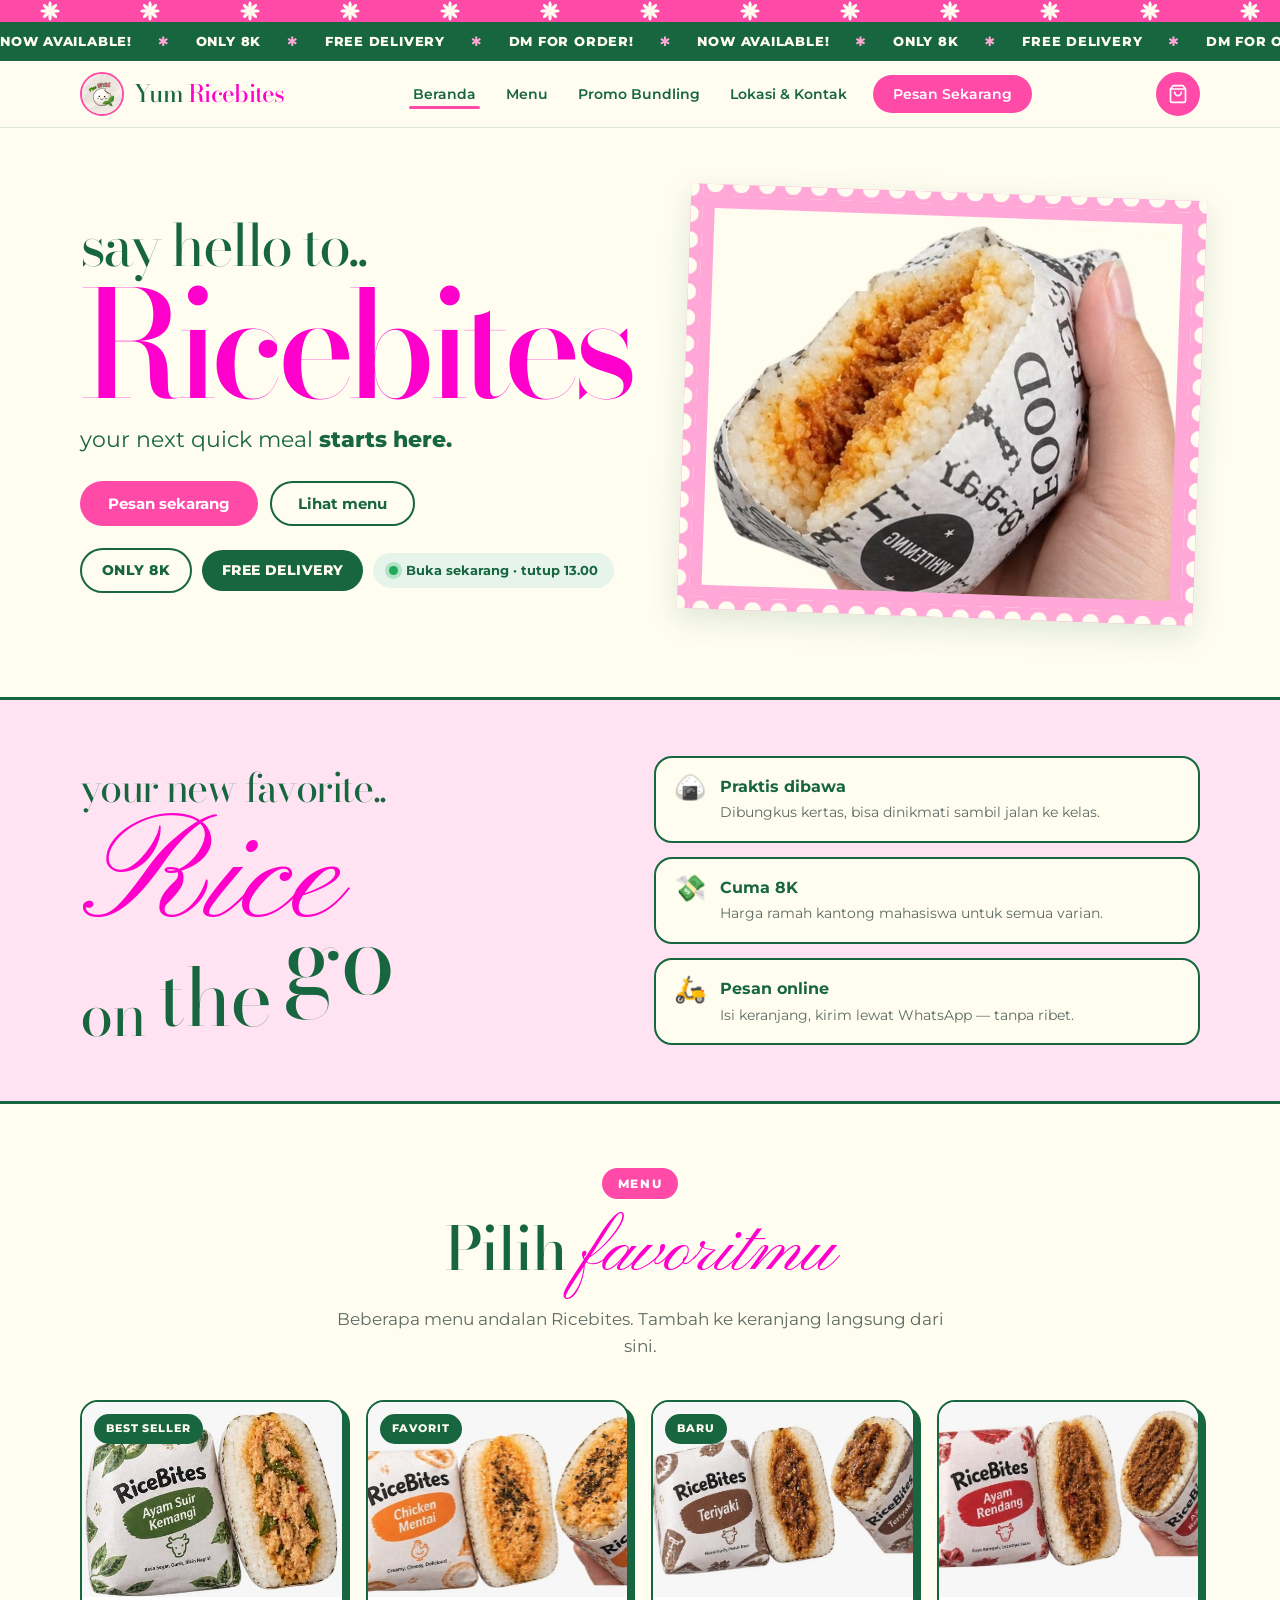
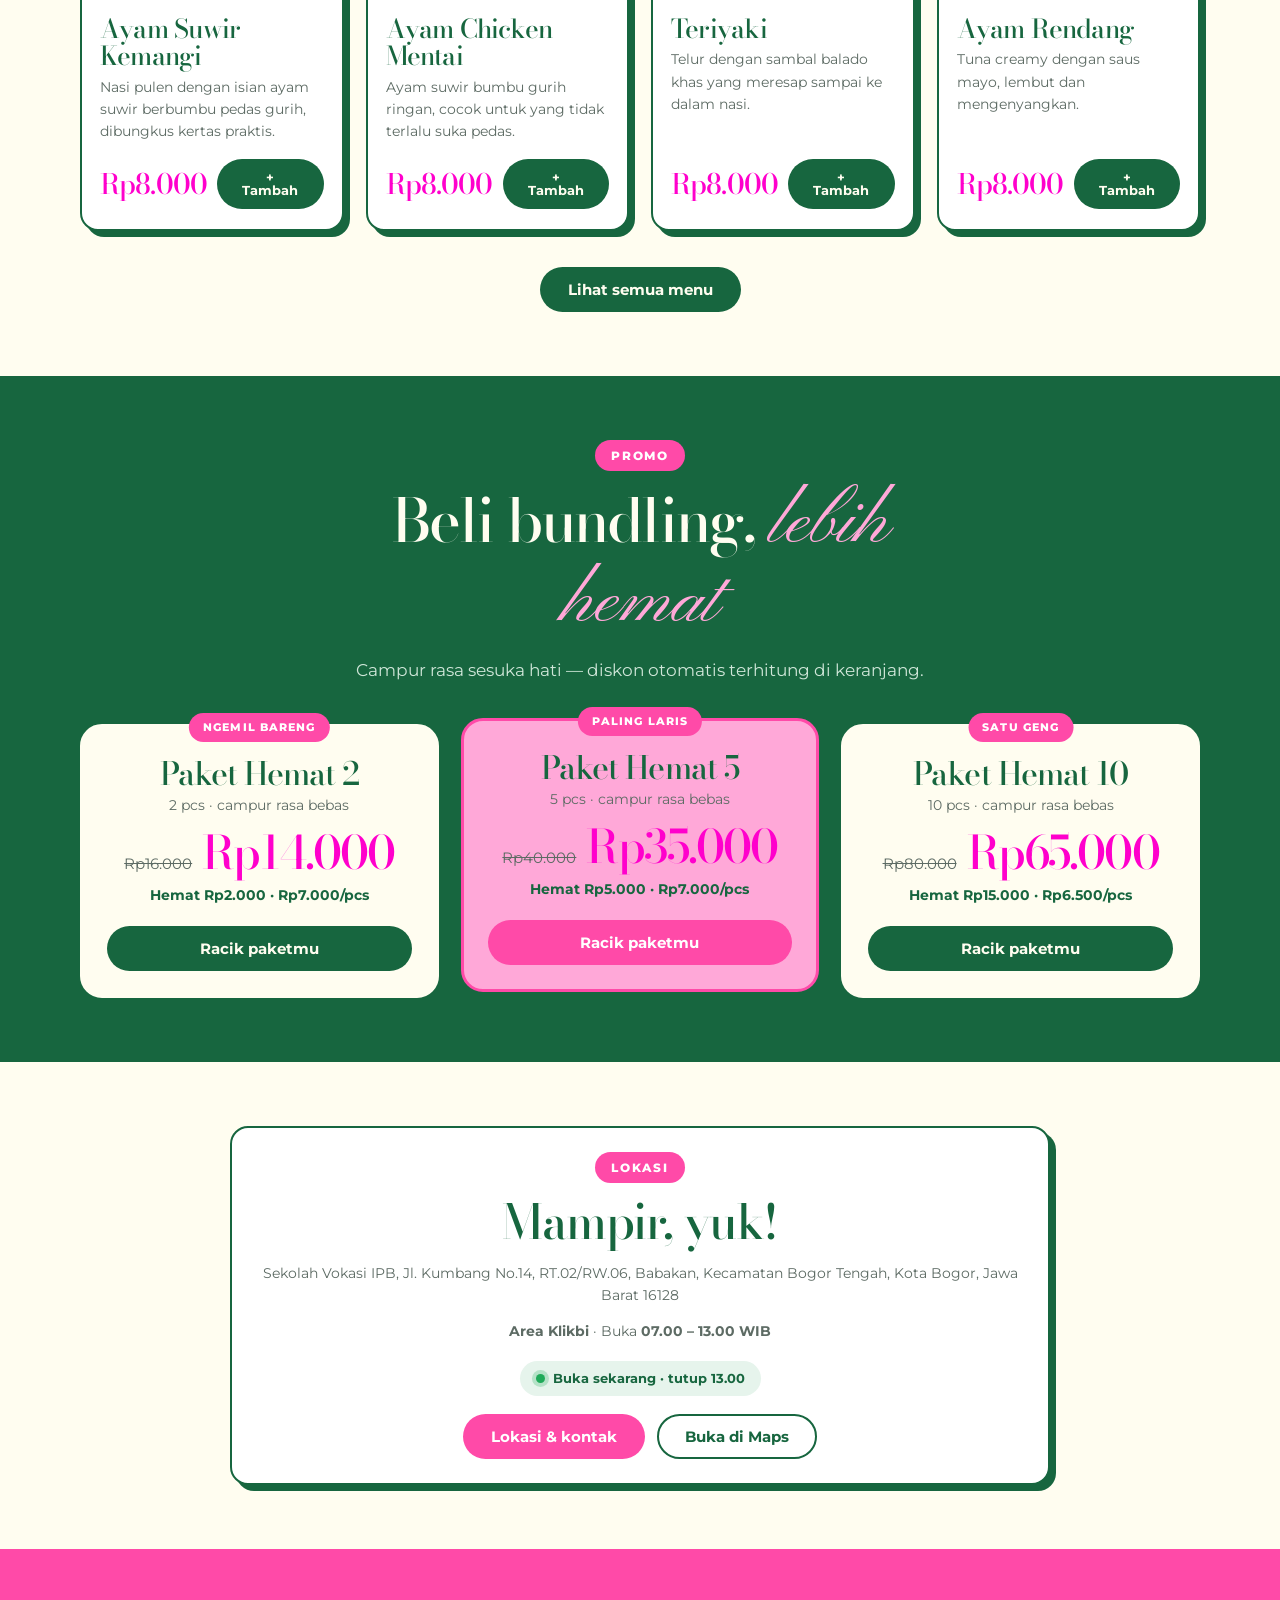
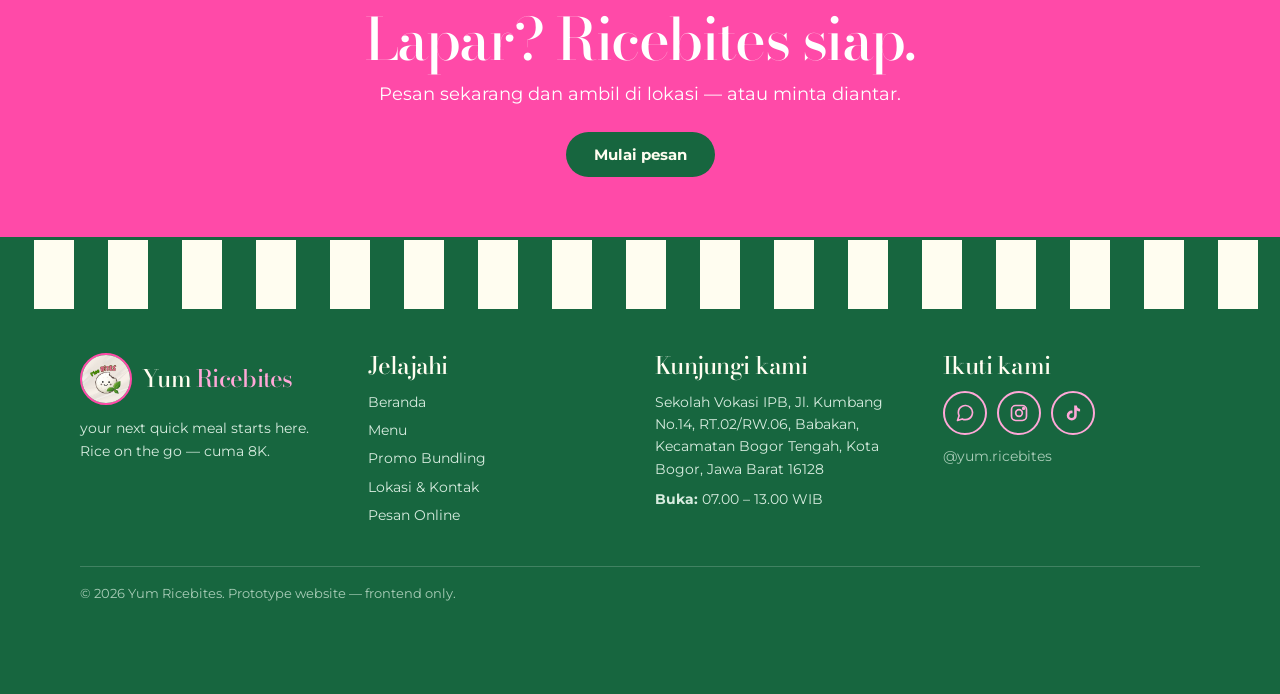
<file: index.html>
<!doctype html>
<html lang="id">
  <head>
    <meta charset="utf-8" />
    <meta name="viewport" content="width=device-width, initial-scale=1" />
    <title>Yum Ricebites — Rice on the go, cuma 8K | Sekolah Vokasi IPB Bogor</title>
    <meta name="description" content="Yum Ricebites: nasi kepal praktis isi ayam suwir, cuma 8K. Pesan online, beli bundling lebih hemat. Buka 07.00–13.00 di Sekolah Vokasi IPB, Bogor." />
    <meta name="theme-color" content="#ff4aa8" />
    <meta property="og:title" content="Yum Ricebites — Rice on the go, cuma 8K" />
    <meta property="og:description" content="Your next quick meal starts here. Pesan online & bundling hemat." />
    <meta property="og:image" content="assets/logo.png" />
    <meta property="og:type" content="website" />
    <link rel="icon" type="image/png" href="assets/favicon.png" />
    <link rel="apple-touch-icon" href="assets/favicon.png" />
    <link rel="preconnect" href="https://fonts.googleapis.com" />
    <link rel="preconnect" href="https://fonts.gstatic.com" crossorigin />
    <link rel="stylesheet" href="css/style.css" />
  </head>
  <body data-page="home">
    <div id="app-header"></div>

    <main>
      <!-- 3.2.1 Tampilan Halaman Utama -->
      <section class="hero" aria-labelledby="hero-title">
        <div class="container hero-grid">
          <div>
            <p class="say">say hello to..</p>
            <h1 id="hero-title">Ricebites</h1>
            <p class="hero-sub">your next quick meal <b>starts here.</b></p>
            <div class="hero-cta">
              <a class="btn btn-pink" href="pesan.html">Pesan sekarang</a>
              <a class="btn btn-ghost" href="menu.html">Lihat menu</a>
            </div>
            <div class="pills">
              <span class="pill pill-outline">ONLY 8K</span>
              <span class="pill pill-green" data-if="freeDelivery">FREE DELIVERY</span>
              <span class="status" data-open-status></span>
            </div>
          </div>
          <div class="hero-art">
            <div class="stamp">
              <img src="assets/food-hand.jpg" width="740" height="596" alt="Ricebites isi ayam suwir dalam kertas pembungkus, dipegang tangan" />
            </div>
          </div>
        </div>
      </section>

      <!-- Rice on the go -->
      <section class="otg" aria-label="Kenapa Ricebites">
        <div class="container otg-grid">
          <div>
            <p class="otg-sub">your new favorite..</p>
            <div class="otg-words" aria-label="Rice on the go"><span class="w-rice">Rice</span><span class="w-on">on</span><span class="w-the">the</span><span class="w-go">go</span></div>
          </div>
          <div class="perks">
            <div class="perk">
              <span class="em">🍙</span>
              <div><b>Praktis dibawa</b><span>Dibungkus kertas, bisa dinikmati sambil jalan ke kelas.</span></div>
            </div>
            <div class="perk">
              <span class="em">💸</span>
              <div><b>Cuma 8K</b><span>Harga ramah kantong mahasiswa untuk semua varian.</span></div>
            </div>
            <div class="perk">
              <span class="em">🛵</span>
              <div><b>Pesan online</b><span>Isi keranjang, kirim lewat WhatsApp — tanpa ribet.</span></div>
            </div>
          </div>
        </div>
      </section>

      <!-- 3.2.2 Menu unggulan -->
      <section class="section">
        <div class="container">
          <div class="section-head">
            <span class="eyebrow">Menu</span>
            <h2 class="section-title">Pilih <span class="script">favoritmu</span></h2>
            <p class="section-lead">Beberapa menu andalan Ricebites. Tambah ke keranjang langsung dari sini.</p>
          </div>
          <div class="grid" id="featured"></div>
          <div class="center"><a class="btn btn-green" href="menu.html">Lihat semua menu</a></div>
        </div>
      </section>

      <!-- 3.2.5 Teaser promo bundling -->
      <section class="section band-green-sec">
        <div class="container">
          <div class="section-head">
            <span class="eyebrow">Promo</span>
            <h2 class="section-title">Beli bundling, <span class="script" style="color: var(--pink-soft)">lebih hemat</span></h2>
            <p class="section-lead">Campur rasa sesuka hati — diskon otomatis terhitung di keranjang.</p>
          </div> 
          <div class="tiers" id="tiers"></div>
        </div>
      </section>

      <!-- 3.2.3 Teaser lokasi -->
      <section class="section">
        <div class="container" style="max-width: 820px">
          <div class="panel" style="text-align: center">
            <span class="eyebrow">Lokasi</span>
            <h2 class="section-title" style="font-size: clamp(32px, 5vw, 48px)">Mampir, yuk!</h2>
            <p style="margin: 14px 0" data-shop="address">Sekolah Vokasi IPB, Jl. Kumbang No.14, RT.02/RW.06, Babakan, Kecamatan Bogor Tengah, Kota Bogor, Jawa Barat 16128</p>
            <p style="margin: 0 0 18px"><b data-shop="area">Area Klikbi</b> · Buka <b data-shop="hours">07.00 – 13.00 WIB</b></p>
            <p><span class="status" data-open-status></span></p>
            <div class="hero-cta" style="justify-content: center; margin: 18px 0 0">
              <a class="btn btn-pink" href="kontak.html">Lokasi & kontak</a>
              <a class="btn btn-ghost" href="#" data-href="map" target="_blank" rel="noopener">Buka di Maps</a>
            </div>
          </div>
        </div>
      </section>

      <section class="cta">
        <div class="container">
          <h2>Lapar? Ricebites siap.</h2>
          <p>Pesan sekarang dan ambil di lokasi — atau minta diantar.</p>
          <a class="btn btn-green" href="pesan.html">Mulai pesan</a>
        </div>
      </section>
    </main>

    <div id="app-footer"></div>
    <script src="js/data.js"></script>
    <script src="js/app.js"></script>
  </body>
</html>
</file>
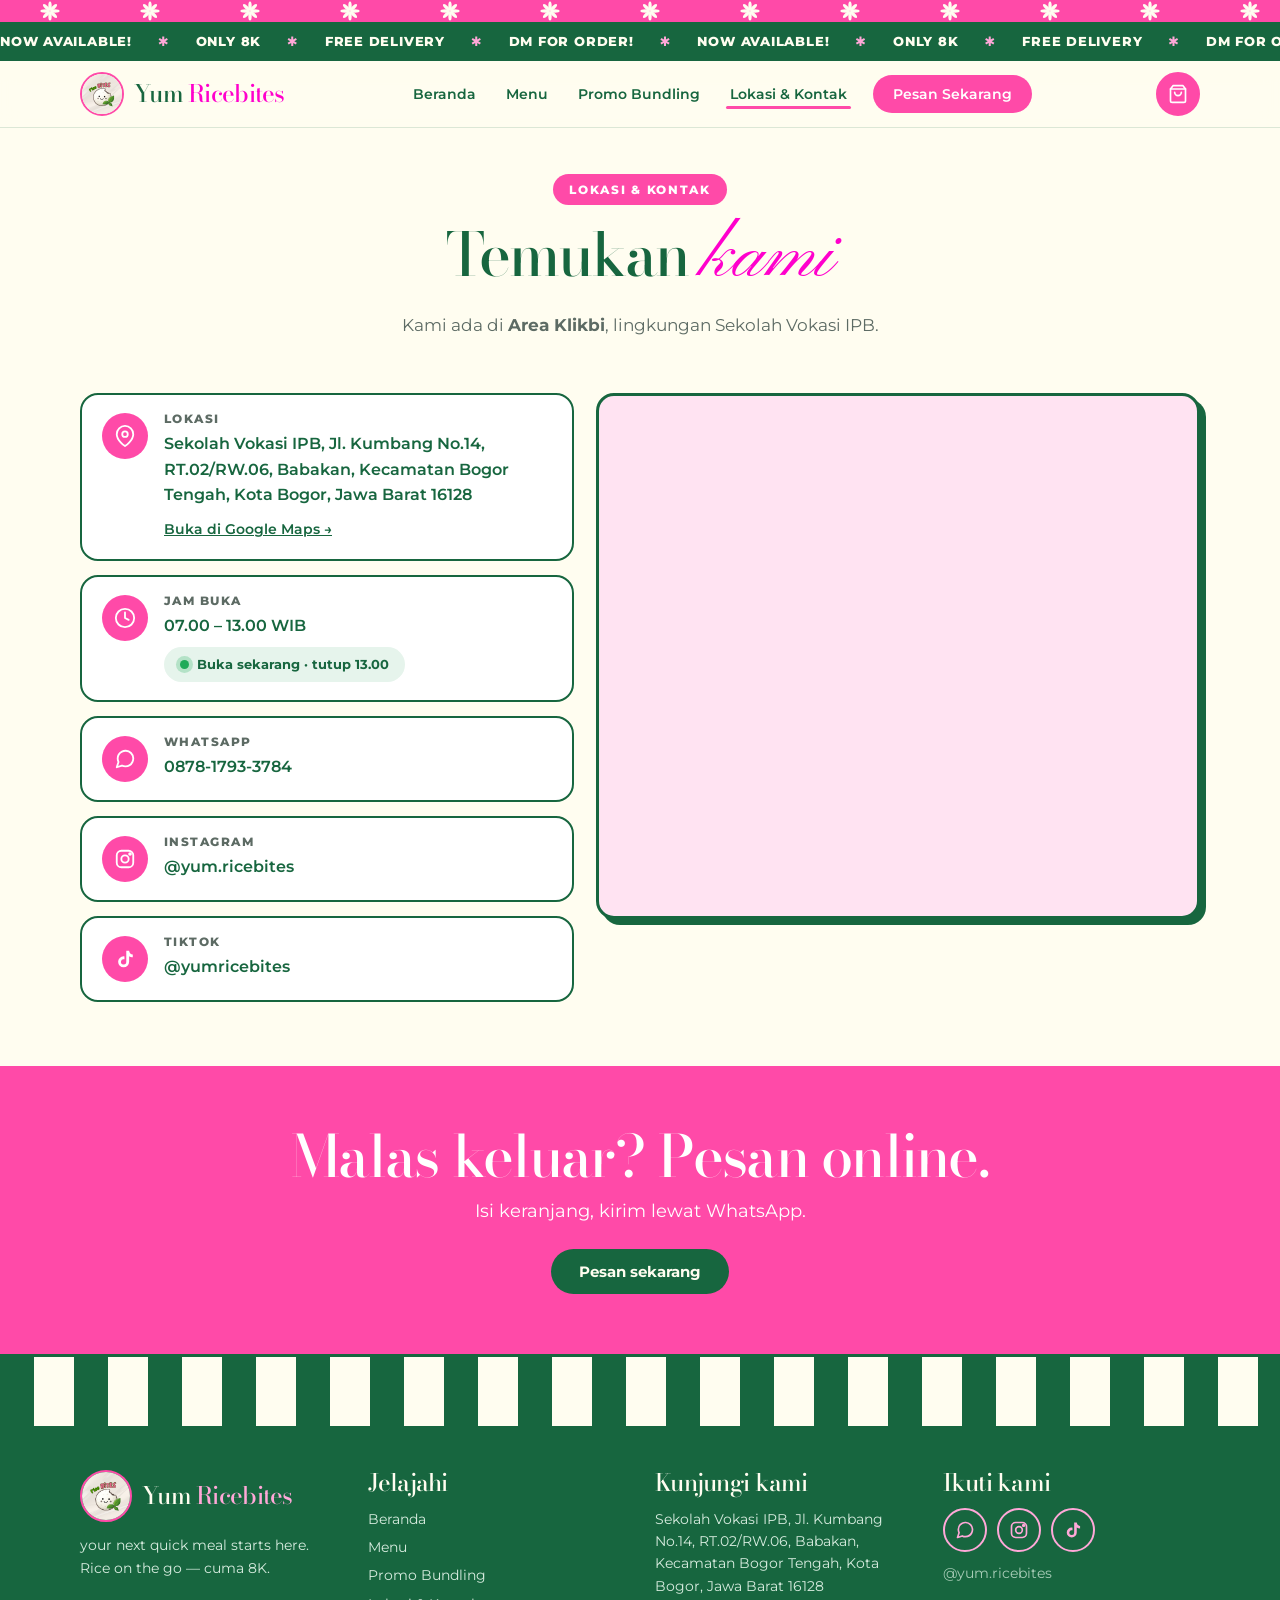
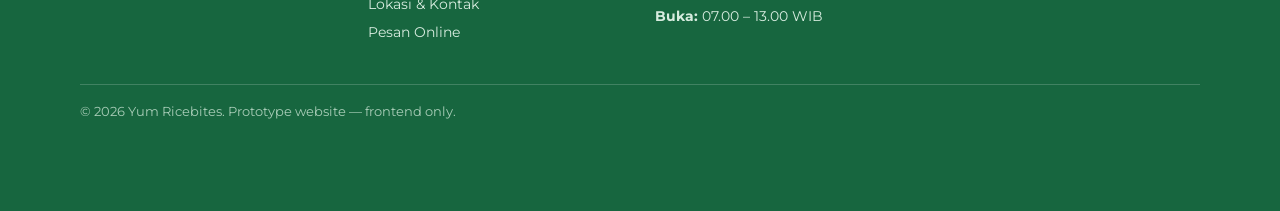
<file: kontak.html>
<!doctype html>
<html lang="id">
  <head>
    <meta charset="utf-8" />
    <meta name="viewport" content="width=device-width, initial-scale=1" />
    <title>Lokasi &amp; Kontak — Yum Ricebites</title>
    <meta name="description" content="Lokasi Yum Ricebites di Sekolah Vokasi IPB, Jl. Kumbang No.14, Bogor. Buka 07.00–13.00. WhatsApp, Instagram, TikTok." />
    <meta name="theme-color" content="#ff4aa8" />
    <link rel="icon" type="image/png" href="assets/favicon.png" />
    <link rel="apple-touch-icon" href="assets/favicon.png" />
    <link rel="preconnect" href="https://fonts.googleapis.com" />
    <link rel="preconnect" href="https://fonts.gstatic.com" crossorigin />
    <link rel="stylesheet" href="css/style.css" />
  </head>
  <body data-page="kontak">
    <div id="app-header"></div>

    <main>
      <!-- 3.2.3 Informasi Lokasi dan Kontak -->
      <section class="page-hero">
        <div class="container section-head" style="margin-bottom: 10px">
          <span class="eyebrow">Lokasi &amp; kontak</span>
          <h1 class="section-title">Temukan <span class="script">kami</span></h1>
          <p class="section-lead">Kami ada di <b data-shop="area">Area Klikbi</b>, lingkungan Sekolah Vokasi IPB.</p>
        </div>
      </section>

      <section class="section" style="padding-top: 30px">
        <div class="container contact-grid">
          <div class="info-list">
            <div class="info">
              <span class="ico" data-icon="pin"></span>
              <div>
                <h3>Lokasi</h3>
                <p data-shop="address">Sekolah Vokasi IPB, Jl. Kumbang No.14, RT.02/RW.06, Babakan, Kecamatan Bogor Tengah, Kota Bogor, Jawa Barat 16128</p>
                <p style="margin-top: 8px"><a href="#" data-href="map" target="_blank" rel="noopener" style="font-size: 14px">Buka di Google Maps →</a></p>
              </div>
            </div>
            <div class="info">
              <span class="ico" data-icon="clock"></span>
              <div>
                <h3>Jam buka</h3>
                <p data-shop="hours">07.00 – 13.00 WIB</p>
                <p style="margin-top: 8px"><span class="status" data-open-status></span></p>
              </div>
            </div>
            <a class="info" href="https://wa.me/628781793374" data-href="wa" target="_blank" rel="noopener">
              <span class="ico" data-icon="wa"></span>
              <div>
                <h3>WhatsApp</h3>
                <p data-shop="whatsapp">08781793374</p>
              </div>
            </a>
            <a class="info" href="https://instagram.com/yum.ricebites" data-href="ig" target="_blank" rel="noopener">
              <span class="ico" data-icon="ig"></span>
              <div>
                <h3>Instagram</h3>
                <p data-shop="instagram">@yum.ricebites</p>
              </div>
            </a>
            <a class="info" href="https://www.tiktok.com/@yumricebites" data-href="tt" target="_blank" rel="noopener">
              <span class="ico" data-icon="tt"></span>
              <div>
                <h3>TikTok</h3>
                <p data-shop="tiktok">@yumricebites</p>
              </div>
            </a>
          </div>

          <div class="map">
            <iframe
              id="map-frame"
              title="Peta lokasi Yum Ricebites di Sekolah Vokasi IPB"
              loading="lazy"
              referrerpolicy="no-referrer-when-downgrade"
              src="https://www.google.com/maps?q=Sekolah%20Vokasi%20IPB%2C%20Jl.%20Kumbang%20No.14%2C%20Babakan%2C%20Bogor%20Tengah%2C%20Kota%20Bogor&output=embed"
            ></iframe>
          </div>
        </div>
      </section>

      <section class="cta">
        <div class="container">
          <h2>Malas keluar? Pesan online.</h2>
          <p>Isi keranjang, kirim lewat WhatsApp.</p>
          <a class="btn btn-green" href="pesan.html">Pesan sekarang</a>
        </div>
      </section>
    </main>

    <div id="app-footer"></div>
    <script src="js/data.js"></script>
    <script src="js/app.js"></script>
  </body>
</html>
</file>
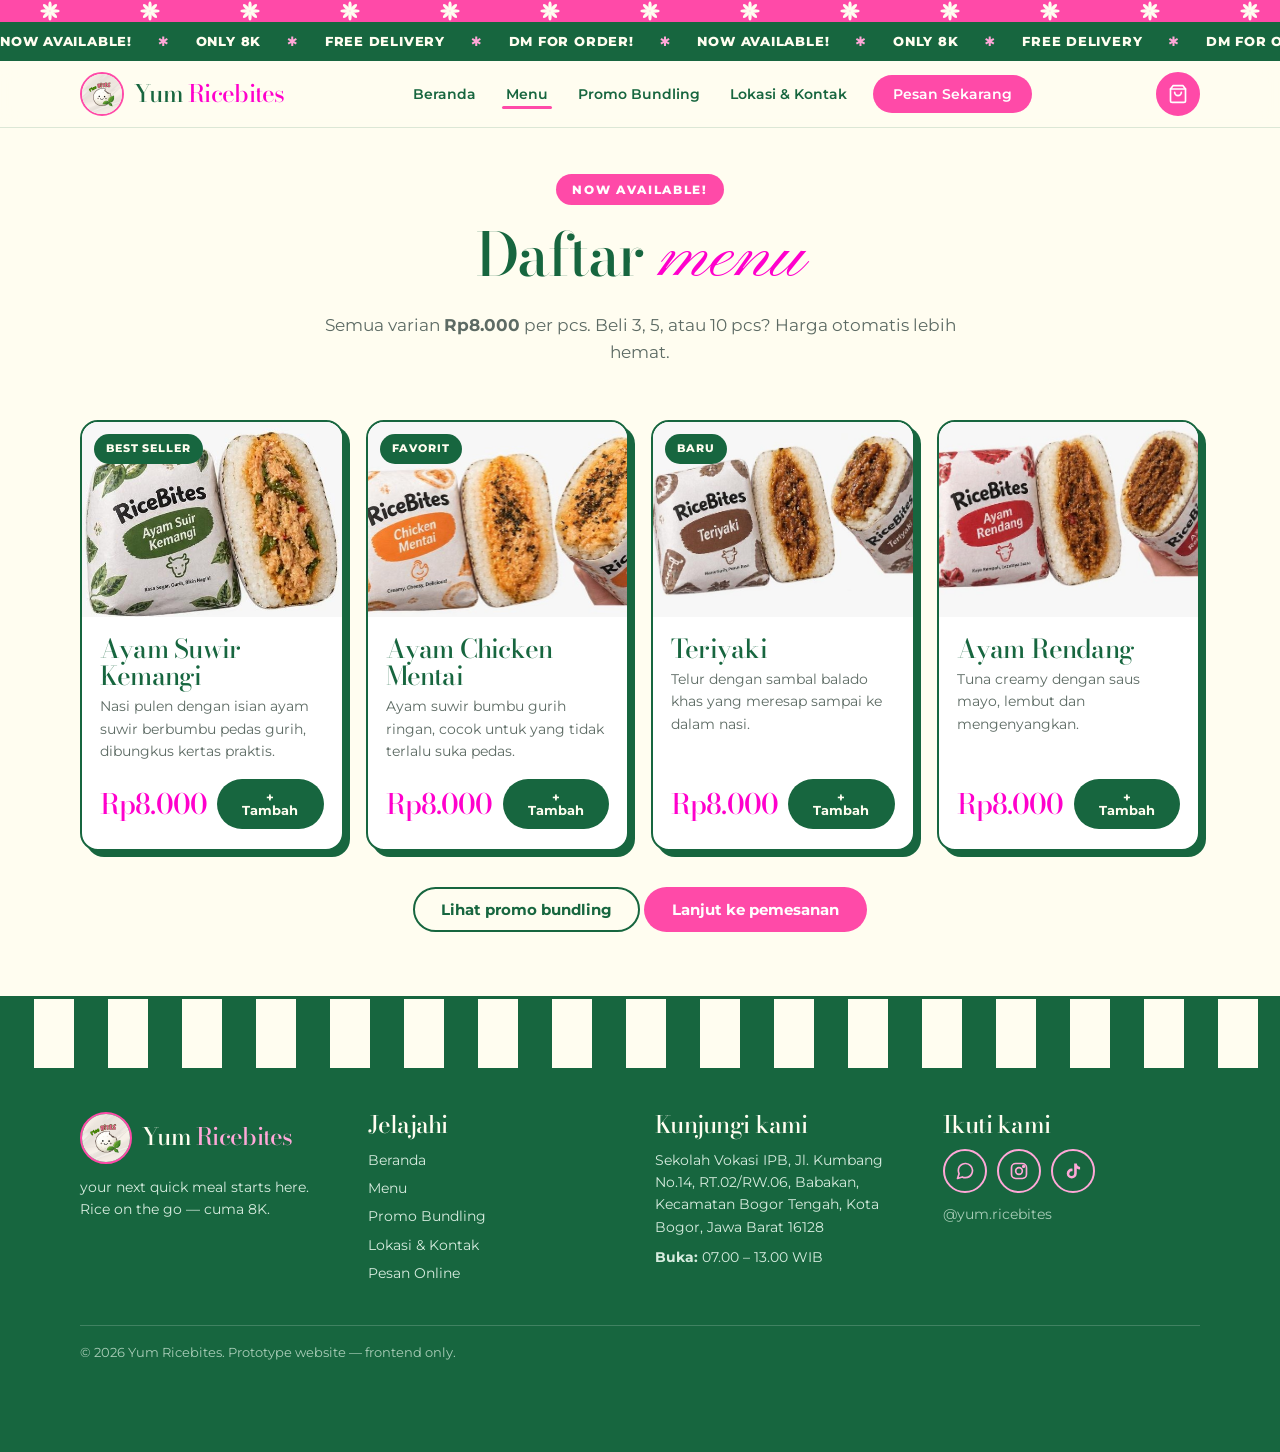
<file: menu.html>
<!doctype html>
<html lang="id">
<head>
  <meta charset="utf-8">
  <meta name="viewport" content="width=device-width, initial-scale=1">
  <title>Menu — Yum Ricebites</title>
  <meta name="description" content="Daftar menu Yum Ricebites: ayam suwir pedas, original, telur balado dan lainnya. Semua cuma 8K.">
  <meta name="theme-color" content="#ff4aa8">
  <link rel="icon" type="image/png" href="assets/favicon.png">
  <link rel="apple-touch-icon" href="assets/favicon.png">
  <link rel="preconnect" href="https://fonts.googleapis.com">
  <link rel="preconnect" href="https://fonts.gstatic.com" crossorigin>
  <link rel="stylesheet" href="css/style.css">
</head>
<body data-page="menu">
  <div id="app-header"></div>

  <main>
    <!-- 3.2.2 Informasi dan Daftar Menu -->
    <section class="page-hero">
      <div class="container section-head" style="margin-bottom:10px">
        <span class="eyebrow">Now available!</span>
        <h1 class="section-title">Daftar <span class="script">menu</span></h1>
        <p class="section-lead">Semua varian <b>Rp8.000</b> per pcs. Beli 3, 5, atau 10 pcs? Harga otomatis lebih hemat.</p>
      </div>
    </section>

    <section class="section" style="padding-top:30px">
      <div class="container">
        <div class="grid" id="menu-grid"></div>
        <div class="center">
          <a class="btn btn-ghost" href="promo.html">Lihat promo bundling</a>
          <a class="btn btn-pink" href="pesan.html">Lanjut ke pemesanan</a>
        </div>
      </div>
    </section>
  </main>

  <div id="app-footer"></div>
  <script src="js/data.js"></script>
  <script src="js/app.js"></script>
</body>
</html>
</file>
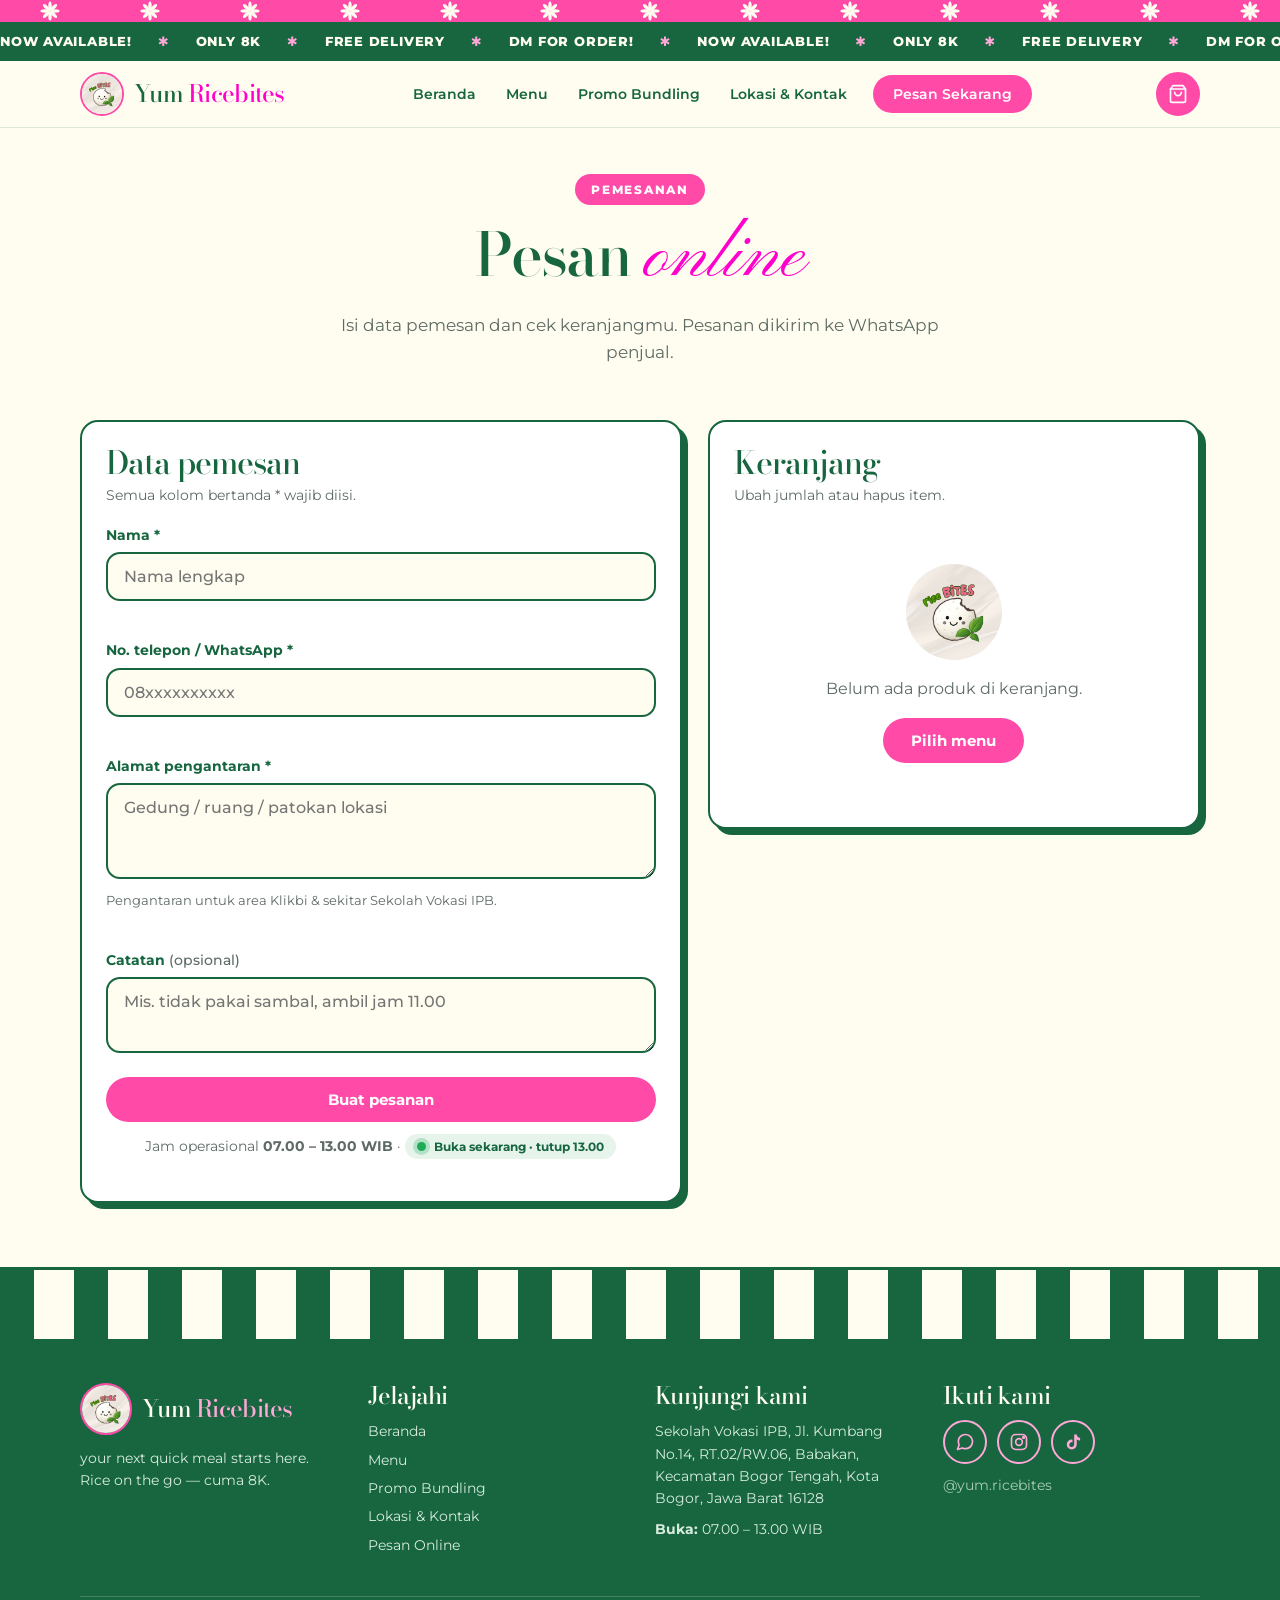
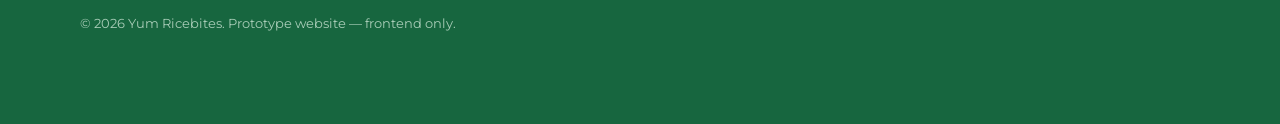
<file: pesan.html>
<!doctype html>
<html lang="id">
<head>
  <meta charset="utf-8">
  <meta name="viewport" content="width=device-width, initial-scale=1">
  <title>Pesan Online — Yum Ricebites</title>
  <meta name="description" content="Pesan Yum Ricebites online: isi nama, nomor telepon, alamat, dan keranjang produk.">
  <meta name="theme-color" content="#ff4aa8">
  <link rel="icon" type="image/png" href="assets/favicon.png">
  <link rel="apple-touch-icon" href="assets/favicon.png">
  <link rel="preconnect" href="https://fonts.googleapis.com">
  <link rel="preconnect" href="https://fonts.gstatic.com" crossorigin>
  <link rel="stylesheet" href="css/style.css">
</head>
<body data-page="pesan">
  <div id="app-header"></div>

  <main>
    <!-- 3.2.4 Fitur Pemesanan -->
    <section class="page-hero">
      <div class="container section-head" style="margin-bottom:10px">
        <span class="eyebrow">Pemesanan</span>
        <h1 class="section-title">Pesan <span class="script">online</span></h1>
        <p class="section-lead">Isi data pemesan dan cek keranjangmu. Pesanan dikirim ke WhatsApp penjual.</p>
      </div>
    </section>

    <section class="section" style="padding-top:30px">
      <div class="container order-grid">
        <!-- Keranjang produk -->
        <div class="panel sticky" aria-labelledby="cart-title">
          <h2 id="cart-title">Keranjang</h2>
          <p>Ubah jumlah atau hapus item.</p>
          <div id="order-cart"></div>
        </div>

        <!-- Form pemesan -->
        <form class="panel panel-form" id="order-form" novalidate aria-labelledby="form-title">
          <h2 id="form-title">Data pemesan</h2>
          <p>Semua kolom bertanda * wajib diisi.</p>

          <div class="field">
            <label for="f-name">Nama *</label>
            <input id="f-name" name="name" type="text" autocomplete="name" placeholder="Nama lengkap" required aria-describedby="err-name">
            <div class="err" id="err-name" role="alert"></div>
          </div>

          <div class="field">
            <label for="f-phone">No. telepon / WhatsApp *</label>
            <input id="f-phone" name="phone" type="tel" inputmode="tel" autocomplete="tel" placeholder="08xxxxxxxxxx" required aria-describedby="err-phone">
            <div class="err" id="err-phone" role="alert"></div>
          </div>

          <div class="field">
            <label for="f-address">Alamat pengantaran *</label>
            <textarea id="f-address" name="address" autocomplete="street-address" placeholder="Gedung / ruang / patokan lokasi" required aria-describedby="err-address hint-address"></textarea>
            <div class="hint" id="hint-address" data-shop="deliveryNote">Pengantaran untuk area Klikbi &amp; sekitar Sekolah Vokasi IPB.</div>
            <div class="err" id="err-address" role="alert"></div>
          </div>

          <div class="field">
            <label for="f-note">Catatan <span class="opt">(opsional)</span></label>
            <textarea id="f-note" name="note" placeholder="Mis. tidak pakai sambal, ambil jam 11.00" style="min-height:76px"></textarea>
          </div>

          <button class="btn btn-pink btn-block" type="submit">Buat pesanan</button>
          <p class="hint" style="text-align:center;margin-top:12px">Jam operasional <b data-shop="hours">07.00 – 13.00 WIB</b> · <span class="status" data-open-status style="padding:3px 12px;font-size:12px"></span></p>
        </form>
      </div>
    </section>
  </main>

  <div id="app-footer"></div>
  <script src="js/data.js"></script>
  <script src="js/app.js"></script>
</body>
</html>
</file>
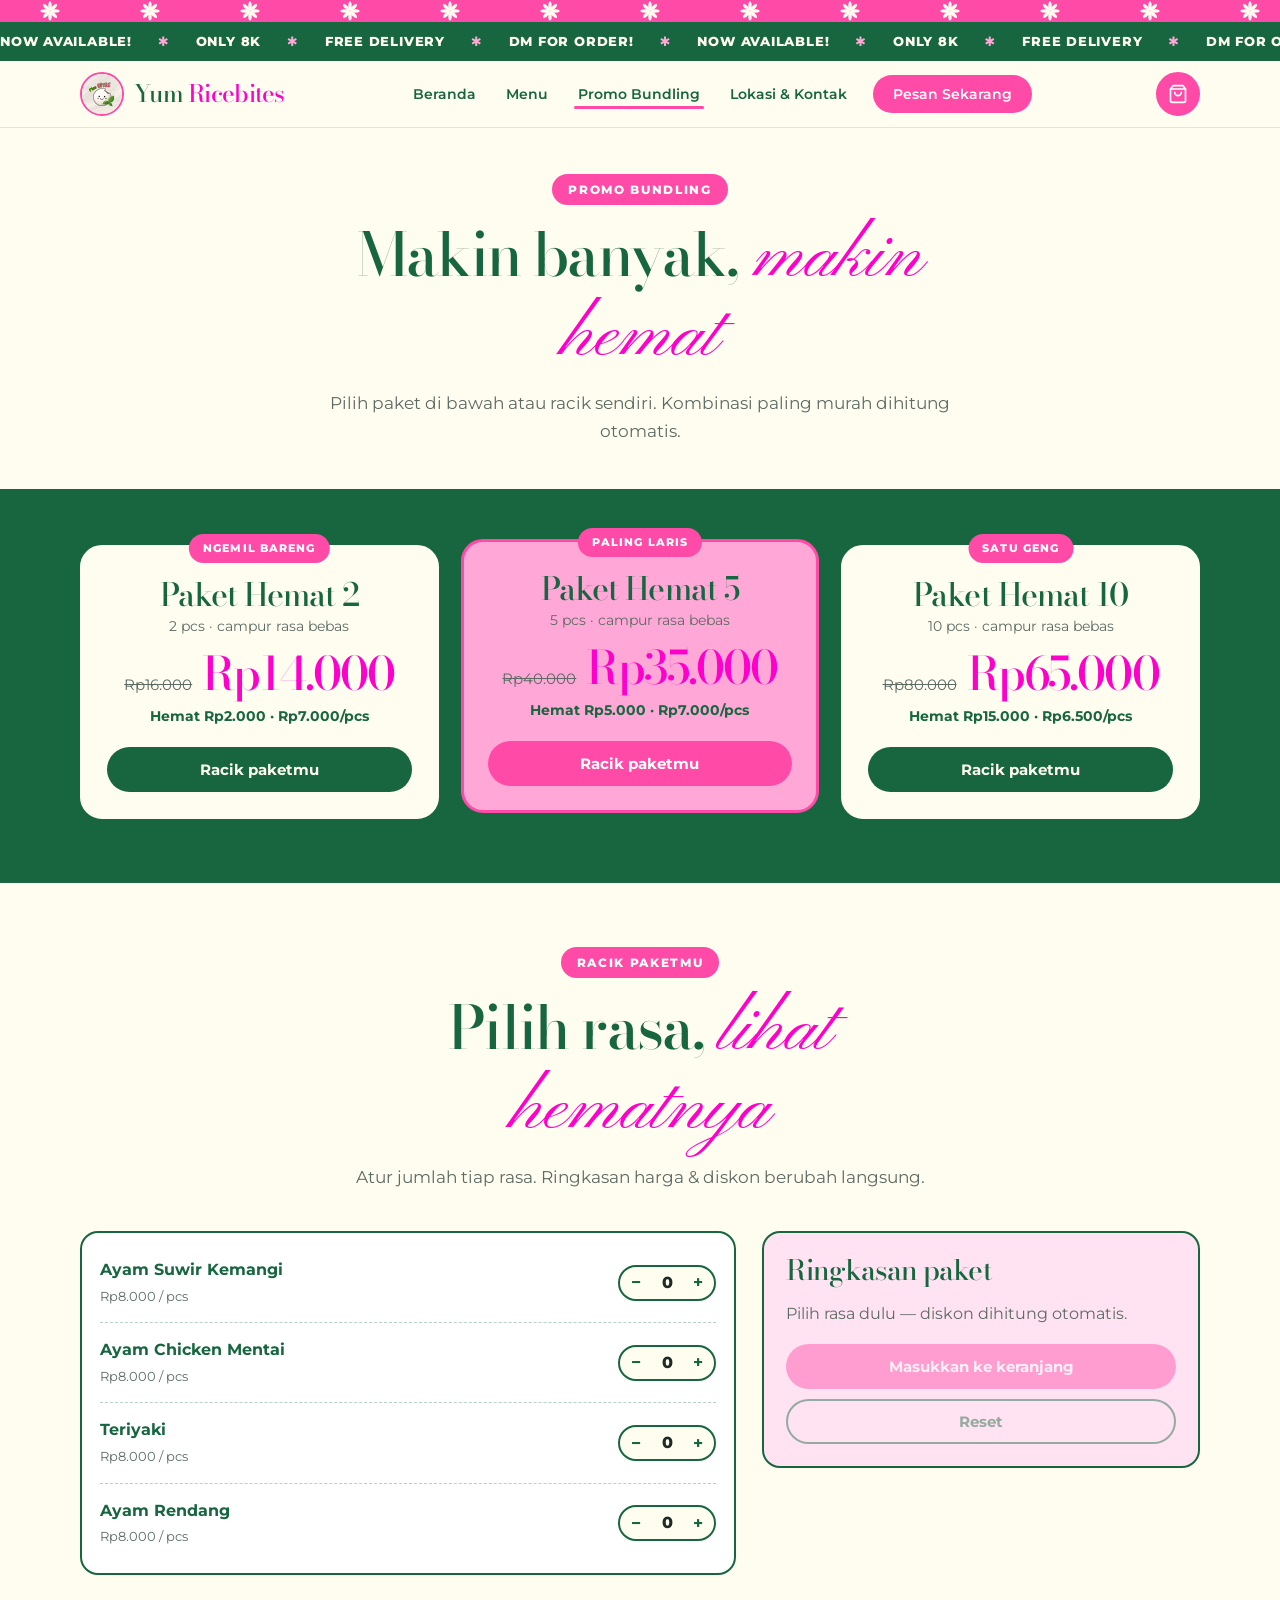
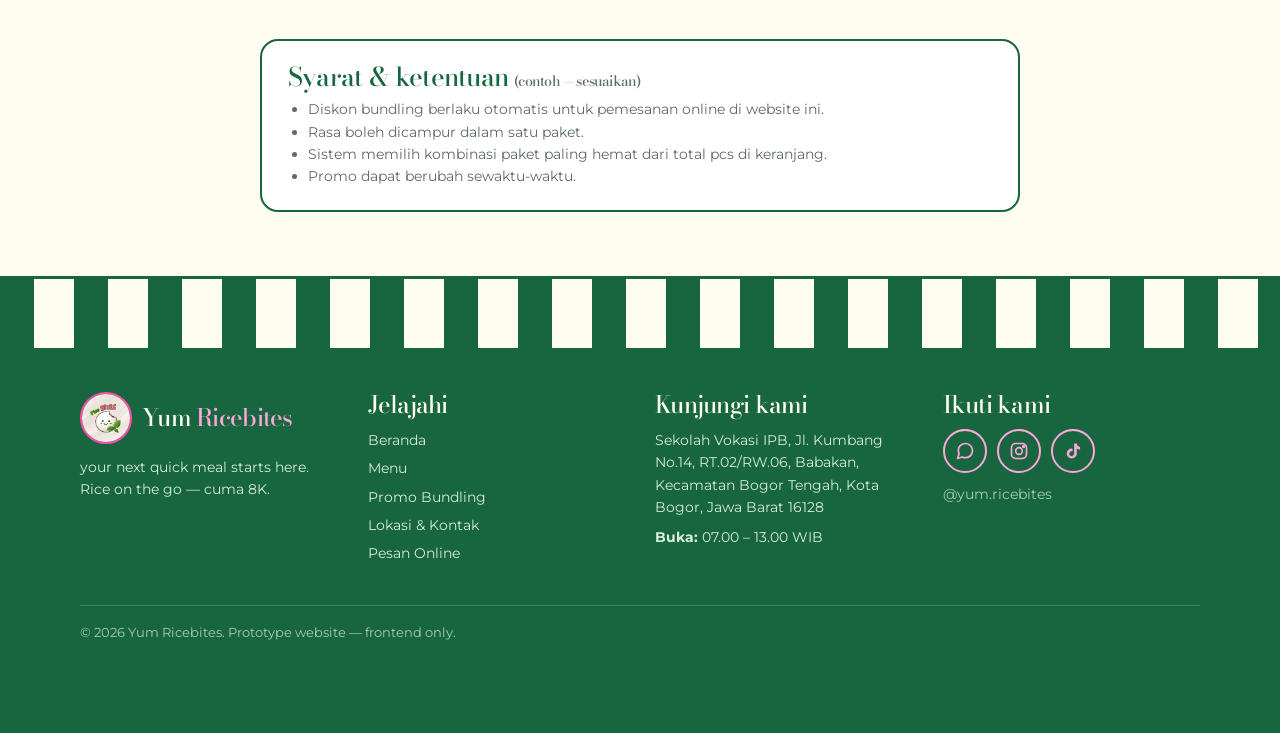
<file: promo.html>
<!doctype html>
<html lang="id">
<head>
  <meta charset="utf-8">
  <meta name="viewport" content="width=device-width, initial-scale=1">
  <title>Promo Bundling — Yum Ricebites</title>
  <meta name="description" content="Beli Ricebites bundling lebih hemat: Paket Hemat 3, 5, dan 10 pcs. Campur rasa bebas.">
  <meta name="theme-color" content="#ff4aa8">
  <link rel="icon" type="image/png" href="assets/favicon.png">
  <link rel="apple-touch-icon" href="assets/favicon.png">
  <link rel="preconnect" href="https://fonts.googleapis.com">
  <link rel="preconnect" href="https://fonts.gstatic.com" crossorigin>
  <link rel="stylesheet" href="css/style.css">
</head>
<body data-page="promo">
  <div id="app-header"></div>

  <main>
    <!-- 3.2.5 Fitur Pendukung: laman diskon bundling -->
    <section class="page-hero">
      <div class="container section-head" style="margin-bottom:30px">
        <span class="eyebrow">Promo bundling</span>
        <h1 class="section-title">Makin banyak, <span class="script">makin hemat</span></h1>
        <p class="section-lead">Pilih paket di bawah atau racik sendiri. Kombinasi paling murah dihitung otomatis.</p>
      </div>
    </section>

    <section class="section band-green-sec" style="padding-top:56px">
      <div class="container">
        <div class="tiers" id="tiers-promo"></div>
      </div>
    </section>

    <section class="section" id="builder-section">
      <div class="container">
        <div class="section-head">
          <span class="eyebrow">Racik paketmu</span>
          <h2 class="section-title">Pilih rasa, <span class="script">lihat hematnya</span></h2>
          <p class="section-lead">Atur jumlah tiap rasa. Ringkasan harga & diskon berubah langsung.</p>
        </div>
        <div class="builder" id="builder"></div>
      </div>
    </section>

    <section class="section" style="padding-top:0">
      <div class="container">
        <div class="terms">
          <h3>Syarat &amp; ketentuan <span class="muted" style="font-size:.55em">(contoh — sesuaikan)</span></h3>
          <ul>
            <li>Diskon bundling berlaku otomatis untuk pemesanan online di website ini.</li>
            <li>Rasa boleh dicampur dalam satu paket.</li>
            <li>Sistem memilih kombinasi paket paling hemat dari total pcs di keranjang.</li>
            <li>Promo dapat berubah sewaktu-waktu.</li>
          </ul>
        </div>
      </div>
    </section>
  </main>

  <div id="app-footer"></div>
  <script src="js/data.js"></script>
  <script src="js/app.js"></script>
</body>
</html>
</file>
<file: css/style.css>
/* =========================================================
   Yum Ricebites — style
   Palet & gaya mengikuti poster: pink, hijau tua, krem,
   garis hijau, "stamp" pink, serif tipis + script.
   ========================================================= */
@import url("https://fonts.googleapis.com/css2?family=Bodoni+Moda:opsz,wght@6..96,400;6..96,500;6..96,700&family=Montserrat:wght@400;500;600;700;800&family=Pinyon+Script&display=swap");

:root {
  --pink: #ff4aa8;
  --magenta: #f0c;
  --pink-soft: #ffa8d8;
  --pink-pale: #ffe3f2;
  --green: #17663f;
  --green-dark: #0f4a2d;
  --cream: #fffdf0;
  --ink: #1d2b24;
  --muted: #5d6b64;
  --radius: 18px;
  --shadow: 0 10px 30px rgba(23, 102, 63, .14);
  --serif: "Bodoni Moda", "Playfair Display", Georgia, serif;
  --script: "Pinyon Script", "Brush Script MT", cursive;
  --sans: "Montserrat", system-ui, -apple-system, "Segoe UI", Roboto, sans-serif;
}

*, *::before, *::after { box-sizing: border-box; }
html { scroll-behavior: smooth; -webkit-text-size-adjust: 100%; }
body {
  margin: 0;
  font-family: var(--sans);
  color: var(--ink);
  background: var(--cream);
  line-height: 1.6;
  overflow-x: hidden;
}
img { max-width: 100%; display: block; }
a { color: inherit; }
[hidden] { display: none !important; }
.no-scroll { overflow: hidden; }
.container { width: min(1120px, 100% - 40px); margin-inline: auto; }
.muted { color: var(--muted); }
:focus-visible { outline: 3px solid var(--pink); outline-offset: 3px; border-radius: 6px; }

h1, h2, h3, h4 { font-family: var(--serif); font-weight: 500; line-height: 1.05; letter-spacing: -.03em; margin: 0; color: var(--green); }

/* ---------- top bands (dari poster) ---------- */
#app-header { display: contents; }
.band-pink {
  height: 22px;
  background-color: var(--pink);
  background-image: url("data:image/svg+xml,%3Csvg xmlns='http://www.w3.org/2000/svg' viewBox='0 0 100 22'%3E%3Cg fill='%23fffdf0'%3E%3Cellipse cx='50' cy='6' rx='1.7' ry='4.6'/%3E%3Cellipse cx='50' cy='6' rx='1.7' ry='4.6' transform='rotate(45 50 11)'/%3E%3Cellipse cx='50' cy='6' rx='1.7' ry='4.6' transform='rotate(90 50 11)'/%3E%3Cellipse cx='50' cy='6' rx='1.7' ry='4.6' transform='rotate(135 50 11)'/%3E%3Cellipse cx='50' cy='6' rx='1.7' ry='4.6' transform='rotate(180 50 11)'/%3E%3Cellipse cx='50' cy='6' rx='1.7' ry='4.6' transform='rotate(225 50 11)'/%3E%3Cellipse cx='50' cy='6' rx='1.7' ry='4.6' transform='rotate(270 50 11)'/%3E%3Cellipse cx='50' cy='6' rx='1.7' ry='4.6' transform='rotate(315 50 11)'/%3E%3C/g%3E%3C/svg%3E");
  background-size: 100px 22px;
  background-repeat: repeat-x;
}
.band-green { background: var(--green); color: var(--cream); overflow: hidden; }
.marquee { overflow: hidden; }
.marquee-track { display: flex; width: max-content; animation: slide 28s linear infinite; }
.marquee-track span { font-weight: 800; font-size: 13px; letter-spacing: .06em; padding: 9px 0; white-space: nowrap; }
.marquee-track span::after { content: "✱"; color: var(--pink-soft); margin: 0 26px; }
@keyframes slide { to { transform: translateX(-25%); } }

/* ---------- nav ---------- */
.nav { position: sticky; top: 0; z-index: 50; background: rgba(255, 253, 240, .94); backdrop-filter: blur(10px); border-bottom: 1.5px solid rgba(23, 102, 63, .15); }
.nav-inner { display: flex; align-items: center; justify-content: space-between; gap: 12px; min-height: 66px; position: relative; }
.brand { display: inline-flex; align-items: center; gap: 10px; text-decoration: none; font-family: var(--serif); font-size: 24px; letter-spacing: -.03em; color: var(--green); font-weight: 500; }
.brand img { border-radius: 50%; border: 2px solid var(--pink); object-fit: cover; }
.brand em { font-style: normal; color: var(--magenta); }
.nav-links { list-style: none; margin: 0; padding: 0; display: none; }
.nav-links a { text-decoration: none; font-weight: 600; font-size: 14px; padding: 8px 4px; position: relative; color: var(--green); }
.nav-links a.btn { color: #fff; padding: 10px 18px; }
.footer .muted { color: #a9cdb8; }
.nav-links a:not(.btn)::after { content: ""; position: absolute; left: 0; right: 0; bottom: 2px; height: 3px; border-radius: 3px; background: var(--pink); transform: scaleX(0); transition: transform .25s; }
.nav-links a:not(.btn):hover::after, .nav-links a.active::after { transform: scaleX(1); }
.nav-links.open { display: flex; flex-direction: column; gap: 4px; position: absolute; top: 100%; left: -20px; right: -20px; background: var(--cream); padding: 14px 24px 20px; border-bottom: 1.5px solid rgba(23, 102, 63, .15); box-shadow: var(--shadow); }
.nav-links.open .nav-cta { margin-top: 8px; }
.nav-actions { display: flex; gap: 8px; }
.icon-btn { position: relative; width: 44px; height: 44px; border-radius: 50%; border: 2px solid var(--green); background: transparent; color: var(--green); display: inline-grid; place-items: center; cursor: pointer; transition: background .2s, color .2s; padding: 0; }
.icon-btn:hover { background: var(--green); color: var(--cream); }
.icon-btn svg { width: 20px; height: 20px; }
.icon-btn.danger { border-color: transparent; width: 36px; height: 36px; color: var(--muted); }
.icon-btn.danger:hover { background: var(--pink-pale); color: #c0176f; }
.cart-btn { background: var(--pink); border-color: var(--pink); color: #fff; }
.cart-btn:hover { background: var(--green); border-color: var(--green); }
.badge-count { position: absolute; top: -6px; right: -6px; min-width: 22px; height: 22px; border-radius: 11px; background: var(--green); color: #fff; font: 800 12px/22px var(--sans); text-align: center; padding: 0 5px; border: 2px solid var(--cream); }
@media (min-width: 860px) {
  .nav-links { display: flex; align-items: center; gap: 22px; }
  .nav-toggle { display: none; }
}

/* ---------- buttons ---------- */
.btn { display: inline-flex; align-items: center; justify-content: center; gap: 8px; border: 2px solid transparent; border-radius: 999px; padding: 13px 26px; font: 700 15px/1 var(--sans); text-decoration: none; cursor: pointer; transition: transform .15s, box-shadow .2s, background .2s; }
.btn:hover { transform: translateY(-2px); box-shadow: 0 8px 18px rgba(0, 0, 0, .13); }
.btn:active { transform: translateY(0); }
.btn:disabled { opacity: .45; cursor: not-allowed; transform: none; box-shadow: none; }
.btn-sm { padding: 10px 18px; font-size: 13px; }
.btn-block { width: 100%; }
.btn-pink { background: var(--pink); color: #fff; }
.btn-pink:hover { background: #ff2e9a; }
.btn-green { background: var(--green); color: var(--cream); }
.btn-green:hover { background: var(--green-dark); }
.btn-ghost { background: transparent; border-color: var(--green); color: var(--green); }
.btn-ghost:hover { background: var(--green); color: var(--cream); }
.btn-wa { background: #1faa59; color: #fff; }

/* ---------- stamp frame (kotak pink bergerigi) ---------- */
.stamp { position: relative; background: var(--pink-soft); padding: 24px; }
.stamp::before {
  content: ""; position: absolute; inset: 0; pointer-events: none;
  background:
    radial-gradient(circle at 50% 0, var(--cream) 8px, transparent 8.6px) top / 26px 12px repeat-x,
    radial-gradient(circle at 50% 100%, var(--cream) 8px, transparent 8.6px) bottom / 26px 12px repeat-x,
    radial-gradient(circle at 0 50%, var(--cream) 8px, transparent 8.6px) left / 12px 26px repeat-y,
    radial-gradient(circle at 100% 50%, var(--cream) 8px, transparent 8.6px) right / 12px 26px repeat-y;
}
.stamp img { width: 100%; height: auto; }
.dots { position: absolute; inset: 12px; border: 3px dotted var(--green); border-radius: 4px; opacity: .5; pointer-events: none; }

/* ---------- hero ---------- */
.hero { padding: 44px 0 56px; }
.hero-grid { display: grid; gap: 34px; align-items: center; }
.say { font: 400 clamp(34px, 6vw, 58px)/1 var(--serif); letter-spacing: -.05em; color: var(--green); margin: 0; }
.hero h1 { font-weight: 500; font-size: clamp(68px, 16vw, 148px); letter-spacing: -.06em; line-height: .95; color: var(--magenta); margin: 0 0 8px; }
.hero-sub { font-size: clamp(17px, 2.4vw, 22px); margin: 0 0 24px; color: var(--green); max-width: 30ch; }
.hero-sub b { font-weight: 800; }
.hero-cta { display: flex; flex-wrap: wrap; gap: 12px; margin-bottom: 22px; }
.pills { display: flex; flex-wrap: wrap; gap: 10px; align-items: center; }
.pill { display: inline-flex; align-items: center; gap: 8px; border-radius: 999px; padding: 9px 20px; font-weight: 800; font-size: 14px; letter-spacing: .03em; }
.pill-outline { border: 2.5px solid var(--green); color: var(--green); background: var(--cream); }
.pill-green { background: var(--green); color: var(--cream); }
.hero-art { position: relative; }
.hero-art .stamp { transform: rotate(2deg); box-shadow: var(--shadow); }
.hero-art .sticker { position: absolute; left: -6px; bottom: -14px; transform: rotate(-6deg); }
@media (min-width: 860px) { .hero-grid { grid-template-columns: 1.05fr .95fr; } .hero { padding: 64px 0 80px; } }

/* status badge */
.status { display: inline-flex; align-items: center; gap: 8px; border-radius: 999px; padding: 7px 16px; font-weight: 700; font-size: 13px; background: #e6f4ec; color: var(--green); }
.status i { width: 9px; height: 9px; border-radius: 50%; background: #1faa59; box-shadow: 0 0 0 4px rgba(31, 170, 89, .25); }
.status.is-closed { background: var(--pink-pale); color: #a3125f; }
.status.is-closed i { background: #e0006e; box-shadow: 0 0 0 4px rgba(224, 0, 110, .2); }

/* ---------- sections ---------- */
.section { padding: 64px 0; }
.section-head { text-align: center; max-width: 640px; margin: 0 auto 40px; }
.eyebrow { display: inline-block; font-weight: 800; font-size: 12px; letter-spacing: .14em; text-transform: uppercase; color: #fff; background: var(--pink); border-radius: 999px; padding: 6px 16px; margin-bottom: 14px; }
.section-title { font-size: clamp(36px, 6vw, 60px); }
.section-title .script { font-family: var(--script); color: var(--magenta); font-size: 1.25em; letter-spacing: 0; font-weight: 400; }
.section-lead { margin: 14px 0 0; color: var(--muted); font-size: 17px; }
.page-hero { padding: 46px 0 14px; }

/* rice on the go */
.otg { background: var(--pink-pale); border-block: 3px solid var(--green); padding: 56px 0; overflow: hidden; }
.otg-grid { display: grid; gap: 28px; align-items: center; }
.otg-sub { font: 400 clamp(26px, 4.5vw, 40px)/1 var(--serif); letter-spacing: -.04em; color: var(--green); margin: 0 0 6px; }
.otg-words { display: grid; grid-template-columns: auto auto auto; align-items: end; justify-content: start; column-gap: 12px; font-family: var(--serif); letter-spacing: -.05em; color: var(--green); line-height: .9; }
.otg-words .w-rice { grid-column: 1 / -1; font-family: var(--script); letter-spacing: 0; color: var(--magenta); font-size: clamp(84px, 17vw, 150px); line-height: .9; margin-bottom: -6px; }
.otg-words .w-on { font-size: clamp(38px, 7vw, 60px); transform: translateY(8px); }
.otg-words .w-the { font-size: clamp(50px, 9vw, 80px); }
.otg-words .w-go { font-size: clamp(60px, 11vw, 100px); align-self: start; transform: translateY(-30px); }
.perks { display: grid; gap: 14px; }
.perk { display: flex; gap: 14px; align-items: flex-start; background: var(--cream); border: 2px solid var(--green); border-radius: var(--radius); padding: 16px 18px; }
.perk b { display: block; color: var(--green); font-size: 16px; }
.perk span { color: var(--muted); font-size: 14px; }
.perk .em { font-size: 26px; line-height: 1; }
@media (min-width: 860px) { .otg-grid { grid-template-columns: 1fr 1fr; } }

/* ---------- menu cards ---------- */
.grid { display: grid; gap: 22px; grid-template-columns: repeat(auto-fill, minmax(260px, 1fr)); }
.card { background: #fff; border: 2px solid var(--green); border-radius: var(--radius); overflow: hidden; display: flex; flex-direction: column; box-shadow: 6px 6px 0 var(--green); transition: transform .2s, box-shadow .2s; }
.card:hover { transform: translate(-2px, -2px); box-shadow: 9px 9px 0 var(--pink); }
.card-img { position: relative; aspect-ratio: 4 / 3; background: var(--pink-soft); overflow: hidden; }
.card-img img { width: 100%; height: 100%; object-fit: cover; }
.card-img img.ph { object-fit: contain; padding: 14px; }
.badge { position: absolute; top: 12px; left: 12px; background: var(--green); color: var(--cream); font-weight: 800; font-size: 11px; letter-spacing: .08em; text-transform: uppercase; padding: 6px 12px; border-radius: 999px; }
.card-body { padding: 18px 18px 20px; display: flex; flex-direction: column; flex: 1; }
.card-body h3 { font-size: 26px; margin-bottom: 6px; }
.card-body p { margin: 0 0 16px; color: var(--muted); font-size: 14px; flex: 1; }
.card-foot { display: flex; align-items: center; justify-content: space-between; gap: 10px; min-height: 44px; }
.price { font: 500 28px/1 var(--serif); color: var(--magenta); letter-spacing: -.03em; }
.center { text-align: center; margin-top: 36px; }

/* stepper */
.stepper { display: inline-flex; align-items: center; border: 2px solid var(--green); border-radius: 999px; background: var(--cream); overflow: hidden; }
.stepper button { width: 40px; height: 38px; border: 0; background: transparent; color: var(--green); font: 700 20px/1 var(--sans); cursor: pointer; }
.stepper button:hover { background: var(--green); color: var(--cream); }
.stepper span { min-width: 30px; text-align: center; font-weight: 800; }
.stepper.sm button { width: 32px; height: 32px; font-size: 17px; }

/* ---------- promo / tiers ---------- */
.band-green-sec { background: var(--green); color: var(--cream); }
.band-green-sec .section-title, .band-green-sec h3 { color: var(--cream); }
.band-green-sec .section-lead { color: #cfe6d8; }
.tiers { display: grid; gap: 22px; grid-template-columns: repeat(auto-fit, minmax(240px, 1fr)); }
.tier { position: relative; background: var(--cream); color: var(--ink); border-radius: 22px; padding: 30px 24px 24px; text-align: center; border: 3px solid var(--cream); }
.tier h3 { color: var(--green) !important; font-size: 32px; }
.tier-hot { background: var(--pink-soft); border-color: var(--pink); transform: translateY(-6px); }
.tier-tag { position: absolute; top: -14px; left: 50%; transform: translateX(-50%); background: var(--pink); color: #fff; font-weight: 800; font-size: 11px; letter-spacing: .1em; text-transform: uppercase; padding: 6px 14px; border-radius: 999px; white-space: nowrap; }
.tier-qty { margin: 4px 0 12px; color: var(--muted); font-size: 14px; }
.tier-price { margin: 0; display: flex; justify-content: center; align-items: baseline; gap: 10px; }
.tier-price s { color: var(--muted); font-size: 15px; }
.tier-price b { font: 500 46px/1 var(--serif); color: var(--magenta); letter-spacing: -.04em; }
.tier-save { font-weight: 700; color: var(--green); font-size: 14px; margin: 8px 0 20px; }

/* builder */
.builder { display: grid; gap: 26px; align-items: start; }
.builder-list, .builder-sum { background: #fff; border: 2px solid var(--green); border-radius: var(--radius); padding: 10px 18px; }
.builder-sum { padding: 22px; background: var(--pink-pale); position: sticky; top: 88px; }
.builder-sum h3 { font-size: 28px; margin-bottom: 12px; }
.b-row { display: flex; justify-content: space-between; align-items: center; gap: 12px; padding: 14px 0; border-bottom: 1.5px dashed rgba(23, 102, 63, .3); }
.b-row:last-child { border-bottom: 0; }
.b-row b { display: block; color: var(--green); }
.b-row small { color: var(--muted); }
.builder-actions { display: grid; gap: 10px; margin-top: 18px; }
@media (min-width: 860px) { .builder { grid-template-columns: 1.2fr .8fr; } }
.nudge { background: #fff; border: 2px dashed var(--pink); border-radius: 14px; padding: 10px 14px; font-size: 14px; margin: 14px 0 0; }

.terms { background: #fff; border: 2px solid var(--green); border-radius: var(--radius); padding: 22px 26px; max-width: 760px; margin: 0 auto; }
.terms h3 { font-size: 26px; margin-bottom: 8px; }
.terms ul { margin: 0; padding-left: 20px; color: var(--muted); font-size: 14px; }

/* ---------- summary ---------- */
.summary { border-top: 2px dashed rgba(23, 102, 63, .35); margin-top: 14px; padding-top: 12px; }
.sum-row { display: flex; justify-content: space-between; gap: 12px; padding: 4px 0; font-size: 15px; }
.sum-row small { display: block; color: var(--muted); font-size: 12px; }
.sum-disc { color: #a3125f; }
.sum-total { border-top: 2px solid var(--green); margin-top: 6px; padding-top: 10px; font-size: 19px; color: var(--green); }
.sum-total b { font: 500 28px/1 var(--serif); color: var(--magenta); }

/* ---------- cart list / drawer ---------- */
.overlay { position: fixed; inset: 0; background: rgba(15, 40, 28, .45); z-index: 80; }
.drawer { position: fixed; top: 0; right: 0; bottom: 0; width: min(430px, 100%); background: var(--cream); z-index: 90; display: flex; flex-direction: column; transform: translateX(105%); transition: transform .3s ease; border-left: 3px solid var(--green); }
.drawer.open { transform: none; }
.drawer-head { display: flex; justify-content: space-between; align-items: center; padding: 16px 20px; border-bottom: 2px solid var(--green); }
.drawer-head h2 { font-size: 32px; }
.drawer-body { flex: 1; overflow: auto; padding: 8px 20px 16px; }
.drawer-foot { padding: 14px 20px 20px; border-top: 2px solid var(--green); background: var(--pink-pale); }
.drawer-foot .summary { border: 0; margin: 0 0 14px; padding: 0; }
.cart-list { list-style: none; margin: 0; padding: 0; }
.cart-list li { display: grid; grid-template-columns: 1fr auto auto; gap: 10px; align-items: center; padding: 14px 0; border-bottom: 1.5px dashed rgba(23, 102, 63, .3); }
.cart-info b { display: block; color: var(--green); font-size: 15px; line-height: 1.25; }
.cart-info small { color: var(--muted); }
.empty { text-align: center; padding: 40px 10px; }
.empty img { margin: 0 auto 10px; border-radius: 50%; }
.empty p { color: var(--muted); }
.link-more { display: inline-block; margin-top: 12px; font-weight: 700; color: var(--green); }

/* ---------- order form ---------- */
.order-grid { display: grid; gap: 26px; align-items: start; }
.panel { background: #fff; border: 2px solid var(--green); border-radius: var(--radius); padding: 24px; box-shadow: 6px 6px 0 var(--green); }
.panel h2 { font-size: 32px; margin-bottom: 4px; }
.panel > p { margin: 0 0 18px; color: var(--muted); font-size: 14px; }
.field { margin-bottom: 16px; }
.field label { display: block; font-weight: 700; font-size: 14px; margin-bottom: 6px; color: var(--green); }
.field label .opt { font-weight: 500; color: var(--muted); }
.field input, .field textarea { width: 100%; font: 500 16px var(--sans); padding: 13px 16px; border: 2px solid var(--green); border-radius: 14px; background: var(--cream); color: var(--ink); transition: box-shadow .2s, border-color .2s; }
.field textarea { resize: vertical; min-height: 96px; }
.field input:focus, .field textarea:focus { outline: none; border-color: var(--pink); box-shadow: 0 0 0 4px rgba(255, 74, 168, .22); }
.field .invalid { border-color: #d6006e; background: #fff4fa; }
.err { color: #c0006a; font-size: 13px; font-weight: 600; min-height: 18px; margin-top: 4px; }
.hint { font-size: 12.5px; color: var(--muted); margin-top: 4px; }
@media (min-width: 900px) {
  .order-grid { grid-template-columns: 1.1fr .9fr; }
  .order-grid .panel-form { order: 1; }
  .order-grid .panel.sticky { order: 2; position: sticky; top: 88px; }
}

/* ---------- contact ---------- */
.contact-grid { display: grid; gap: 22px; align-items: start; }
.info-list { display: grid; gap: 14px; }
.info { display: flex; gap: 16px; align-items: flex-start; background: #fff; border: 2px solid var(--green); border-radius: var(--radius); padding: 18px 20px; text-decoration: none; transition: transform .2s, box-shadow .2s; }
a.info:hover { transform: translateX(4px); box-shadow: -6px 6px 0 var(--pink); }
.info .ico { flex: none; width: 46px; height: 46px; border-radius: 50%; background: var(--pink); color: #fff; display: grid; place-items: center; }
.info .ico svg { width: 22px; height: 22px; }
.info h3 { font: 800 12px/1 var(--sans); letter-spacing: .12em; text-transform: uppercase; color: var(--muted); margin-bottom: 6px; }
.info p { margin: 0; font-weight: 600; color: var(--green); }
.map { border: 3px solid var(--green); border-radius: var(--radius); overflow: hidden; min-height: 380px; background: var(--pink-pale); box-shadow: 6px 6px 0 var(--green); }
.map iframe { width: 100%; height: 100%; min-height: 380px; border: 0; display: block; }
@media (min-width: 900px) { .contact-grid { grid-template-columns: .9fr 1.1fr; } .map, .map iframe { min-height: 520px; } }

/* ---------- CTA block ---------- */
.cta { background: var(--pink); color: #fff; text-align: center; padding: 60px 0; }
.cta h2 { color: #fff; font-size: clamp(34px, 6vw, 58px); margin-bottom: 10px; }
.cta p { margin: 0 0 24px; font-size: 18px; }
.cta .btn-green:hover { background: var(--green-dark); }

/* ---------- footer ---------- */
.stripes { height: 72px; background: repeating-linear-gradient(90deg, var(--green) 0 34px, var(--cream) 34px 74px); border-top: 3px solid var(--green); }
.footer { background: var(--green); color: #d7ecdf; padding: 44px 0 0; }
.footer-grid { display: grid; gap: 30px; grid-template-columns: repeat(auto-fit, minmax(210px, 1fr)); padding-bottom: 34px; }
.footer h4 { color: var(--cream); font-size: 24px; margin-bottom: 12px; }
.footer p { margin: 0 0 8px; font-size: 14px; }
.footer ul { list-style: none; margin: 0; padding: 0; }
.footer li { margin-bottom: 6px; font-size: 14px; }
.footer a { text-decoration: none; }
.footer a:hover { color: var(--pink-soft); }
.brand-light { color: var(--cream); margin-bottom: 12px; }
.brand-light em { color: var(--pink-soft); }
.social { display: flex; gap: 10px; margin-bottom: 10px; }
.social a { width: 44px; height: 44px; border-radius: 50%; border: 2px solid var(--pink-soft); color: var(--pink-soft); display: grid; place-items: center; transition: background .2s, color .2s; }
.social a:hover { background: var(--pink-soft); color: var(--green); }
.social svg { width: 20px; height: 20px; }
.copy { border-top: 1px solid rgba(255, 255, 255, .18); padding: 16px 0 90px; font-size: 13px; color: #a9cdb8; }

/* ---------- modal & toast ---------- */
.modal { position: fixed; inset: 0; background: rgba(15, 40, 28, .6); z-index: 120; display: grid; place-items: center; padding: 18px; overflow: auto; }
.modal-card { background: var(--cream); border: 3px solid var(--green); border-radius: 24px; padding: 28px 24px; width: min(440px, 100%); text-align: center; box-shadow: 8px 8px 0 var(--pink); animation: pop .3s ease; }
.modal-card h2 { font-size: 34px; margin: 10px 0 4px; }
.modal-card .btn { margin-top: 10px; }
.m-check { width: 64px; height: 64px; border-radius: 50%; background: var(--green); color: #fff; display: grid; place-items: center; margin: 0 auto; }
.m-check svg { width: 30px; height: 30px; }
.m-items { list-style: none; margin: 16px 0 0; padding: 0; text-align: left; }
.m-items li { display: flex; justify-content: space-between; padding: 6px 0; border-bottom: 1.5px dashed rgba(23, 102, 63, .3); font-size: 15px; }
.m-note { font-size: 12.5px; color: var(--muted); margin: 14px 0 6px; }
@keyframes pop { from { transform: scale(.92); opacity: 0; } }
.toast { position: fixed; left: 50%; bottom: 24px; transform: translate(-50%, 30px); background: var(--green); color: var(--cream); font-weight: 600; font-size: 14px; padding: 12px 20px; border-radius: 999px; z-index: 130; opacity: 0; pointer-events: none; transition: opacity .25s, transform .25s; max-width: calc(100% - 32px); text-align: center; box-shadow: var(--shadow); }
.toast.show { opacity: 1; transform: translate(-50%, 0); }

/* ---------- reveal ---------- */
.reveal { opacity: 0; transform: translateY(18px); transition: opacity .6s ease, transform .6s ease; }
.reveal.in { opacity: 1; transform: none; }
.tier-hot.reveal.in { transform: translateY(-6px); }

@media (prefers-reduced-motion: reduce) {
  html { scroll-behavior: auto; }
  .marquee-track { animation: none; }
  .reveal { opacity: 1; transform: none; transition: none; }
}
@media (max-width: 520px) {
  .container { width: min(1120px, 100% - 32px); }
  .section { padding: 48px 0; }
  .stamp { padding: 20px; }
  .brand { font-size: 21px; }
  .brand img { width: 38px; height: 38px; }
  .tier-hot { transform: none; }
  .tier-hot.reveal.in { transform: none; }
}
</file>
